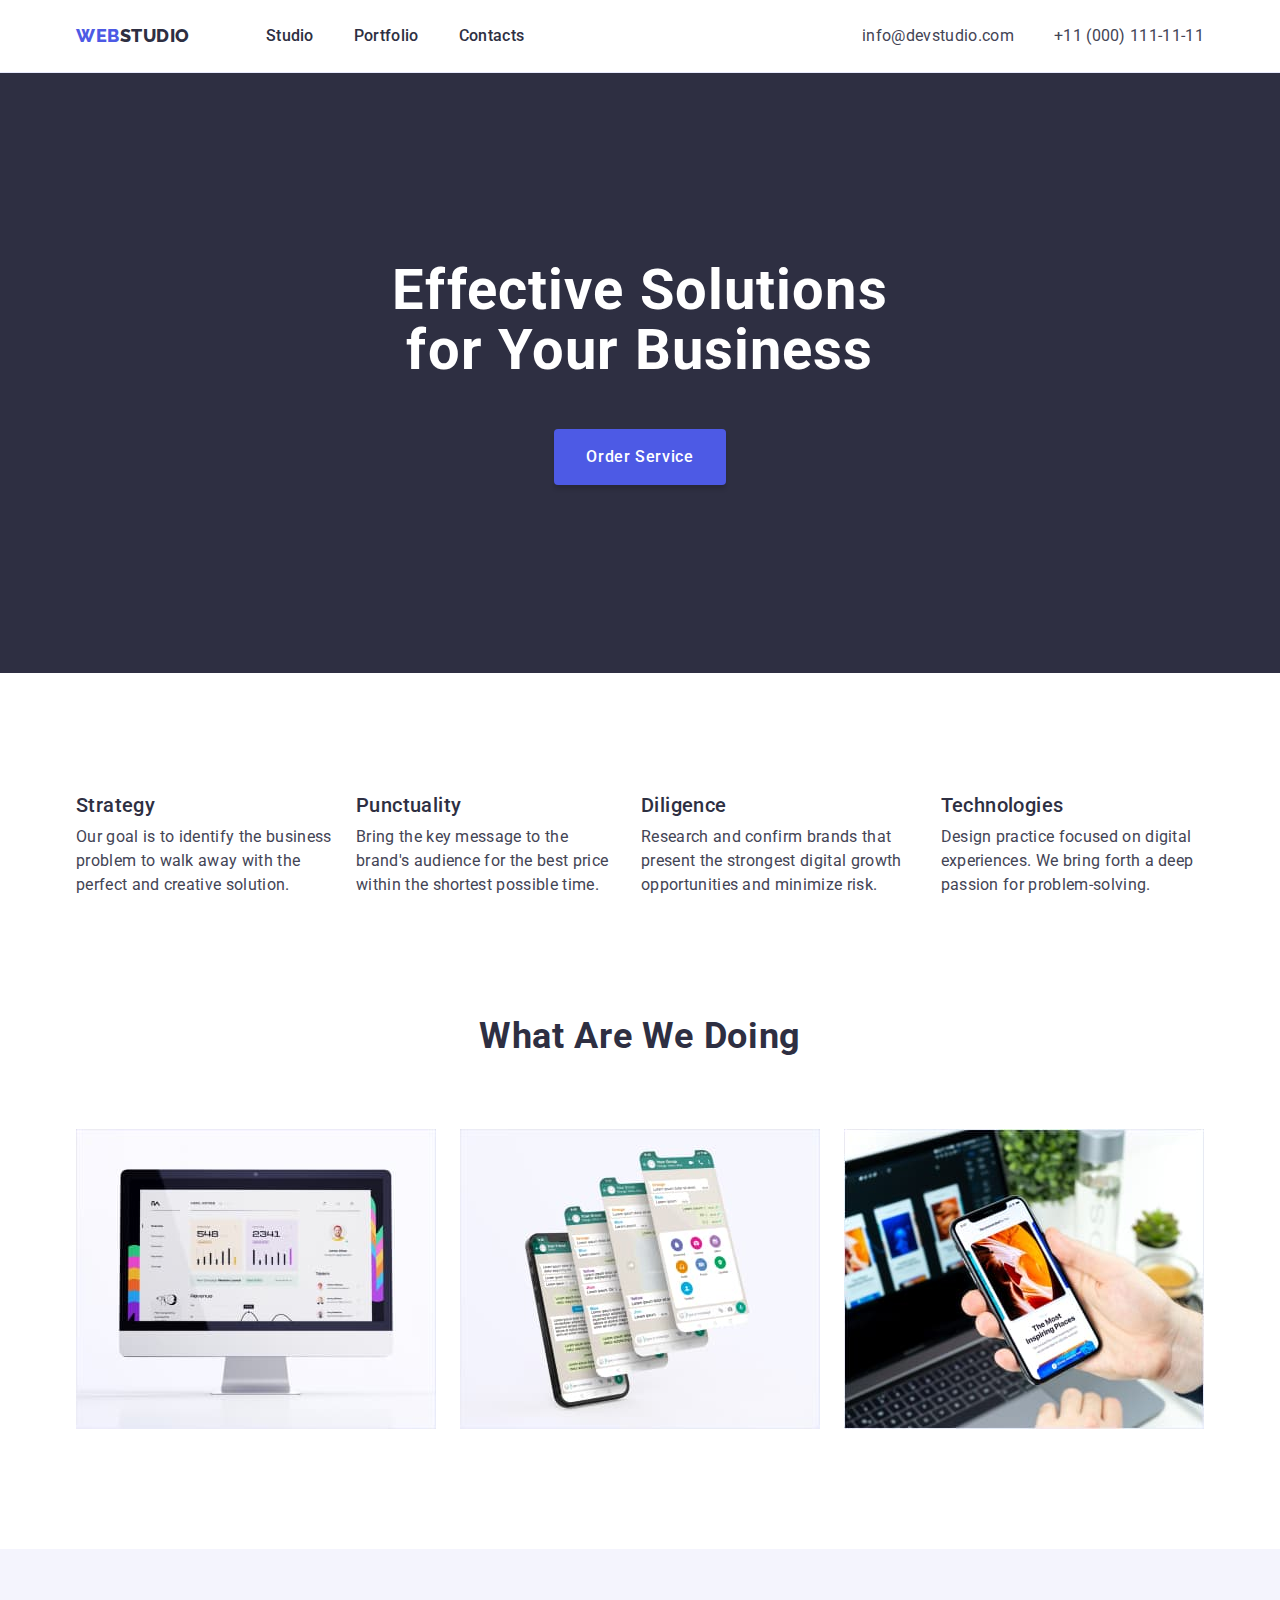
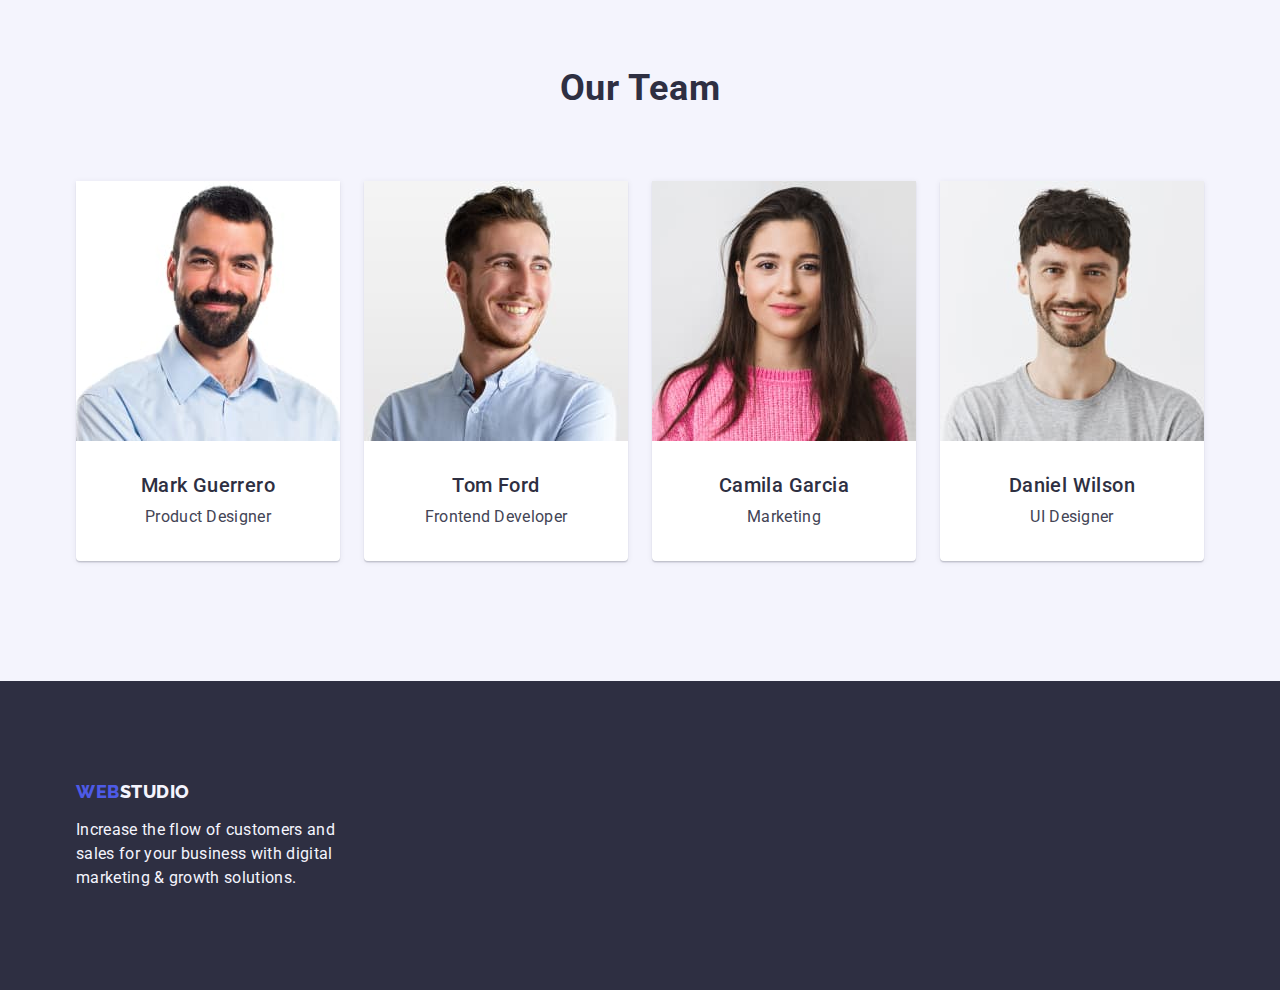
<file: index.html>
<!DOCTYPE html>
<html lang="en">

<head>
   <meta charset="UTF-8">
   <meta http-equiv="X-UA-Compatible" content="IE=edge">
   <meta name="viewport" content="width=device-width, initial-scale=1.0">
   <title>Main Page</title>
   <link rel="preconnect" href="https://fonts.googleapis.com">
   <link rel="preconnect" href="https://fonts.gstatic.com" crossorigin>
   <link
      href="https://fonts.googleapis.com/css2?family=Raleway:wght@800&family=Roboto:wght@400;500;700;900&display=swap"
      rel="stylesheet">
   <link rel="stylesheet" href="./css/modern-normalize.min.css">
   <link rel="stylesheet" href="./css/styles.css">
</head>

<body>
   <header class="page-header">
      <div class="header-container container">
         <nav class="navigation">
            <a class="logo header-logo link" href="./index.html">Web<span class="logo-part-header">Studio</span></a>
            <ul class="nav-list list">
               <li><a class="nav-link link" href="./index.html">Studio</a></li>
               <li><a class="nav-link link" href="./portfolio.html">Portfolio</a></li>
               <li><a class="nav-link link" href="">Contacts</a></li>
            </ul>
         </nav>
         <address class="mail-tel">
            <ul class="contacts list">
               <li><a class="mail-tel-link link" href="mailto:info@devstudio.com">info@devstudio.com</a></li>
               <li><a class="mail-tel-link link" href="tel:+110001111111">+11 (000) 111-11-11</a></li>
            </ul>
         </address>
      </div>
   </header>
   <main>
      <!-- Hero -->
      <section class="hero section">
         <div class="container">
            <h1 class="hero-title">Effective Solutions for Your Business</h1>
            <button type="button" class="hero-btn">Order Service</button>
         </div>
      </section>
      <!-- Features -->
      <section class="features section">
         <div class="container">
            <h2 class="visually-hidden">Our features</h2>
            <ul class="features-list list">
               <li class="features-item">
                  <h3 class="features-title title">Strategy</h3>
                  <p class="features-text">Our goal is to identify the business problem to walk away with the perfect
                     and creative solution.</p>
               </li>
               <li class="features-item">
                  <h3 class="features-title title">Punctuality</h3>
                  <p class="features-text">Bring the key message to the brand's audience for the best price within the
                     shortest possible time.
                  </p>
               </li>
               <li class="features-item">
                  <h3 class="features-title title">Diligence</h3>
                  <p class="features-text">Research and confirm brands that present the strongest digital growth
                     opportunities and minimize risk.
                  </p>
               </li>
               <li class="features-item">
                  <h3 class="features-title title">Technologies</h3>
                  <p class="features-text">Design practice focused on digital experiences. We bring forth a deep passion
                     for problem-solving.</p>
               </li>
            </ul>
         </div>
      </section>
      <!-- Work -->
      <section class="work section">
         <div class="container">
            <h2 class="section-title">What are we doing</h2>
            <ul class="work-list list">
               <li class="work-list-item"><img class="work-list-img" src="./images/work/computer.jpg" alt="Computer with opened program"
                     width="360" height="300">
               </li>
               <li class="work-list-item"><img class="work-list-img" src="./images/work/phone.jpg" alt="Phone with program layers" width="360"
                     height="300"></li>
               <li class="work-list-item"><img class="work-list-img" src="./images/work/laptop.jpg"
                     alt="The developer compares the design between the phone and the laptop" width="360" height="300">
               </li>
            </ul>
         </div>
      </section>
      <!-- Team -->
      <section class="team section">
         <div class="container">
            <h2 class="section-title">Our Team</h2>
            <ul class="team-list list">
               <li class="team-card">
                  <img class="team-img" src="./images/team/mark-guerrero.jpg" alt="Mark Guerrero's foto" width="264"
                     height="260">
                  <div class="team-container">
                     <h3 class="team-title title">Mark Guerrero</h3>
                     <p class="team-descr">Product Designer</p>
                  </div>
               </li>
               <li class="team-card">
                  <img class="team-img" src="./images/team/tom-ford.jpg" alt="Tom Ford's foto" width="264" height="260">
                  <div class="team-container">
                     <h3 class="team-title title">Tom Ford</h3>
                     <p class="team-descr">Frontend Developer</p>
                  </div>
               </li>
               <li class="team-card">
                  <img class="team-img" src="./images/team/camila-garcia.jpg" alt="Camila Garcia's foto" width="264"
                     height="260">
                  <div class="team-container">
                     <h3 class="team-title title">Camila Garcia</h3>
                     <p class="team-descr">Marketing</p>
                  </div>
               </li>
               <li class="team-card">
                  <img class="team-img" src="./images/team/daniel-wilson.jpg" alt="Daniel Wilson's foto" width="264"
                     height="260">
                  <div class="team-container">
                     <h3 class="team-title title">Daniel Wilson</h3>
                     <p class="team-descr">UI Designer</p>
                  </div>
               </li>
            </ul>
         </div>
      </section>
   </main>
   <footer class="footer-section">
      <div class="container">
         <a class="logo footer-logo link" href="./index.html">Web<span class="logo-part-footer">Studio</span></a>
         <p class="footer-text">Increase the flow of customers and sales for your business with digital marketing &
            growth solutions.</p>
      </div>

   </footer>
</body>

</html>
</file>
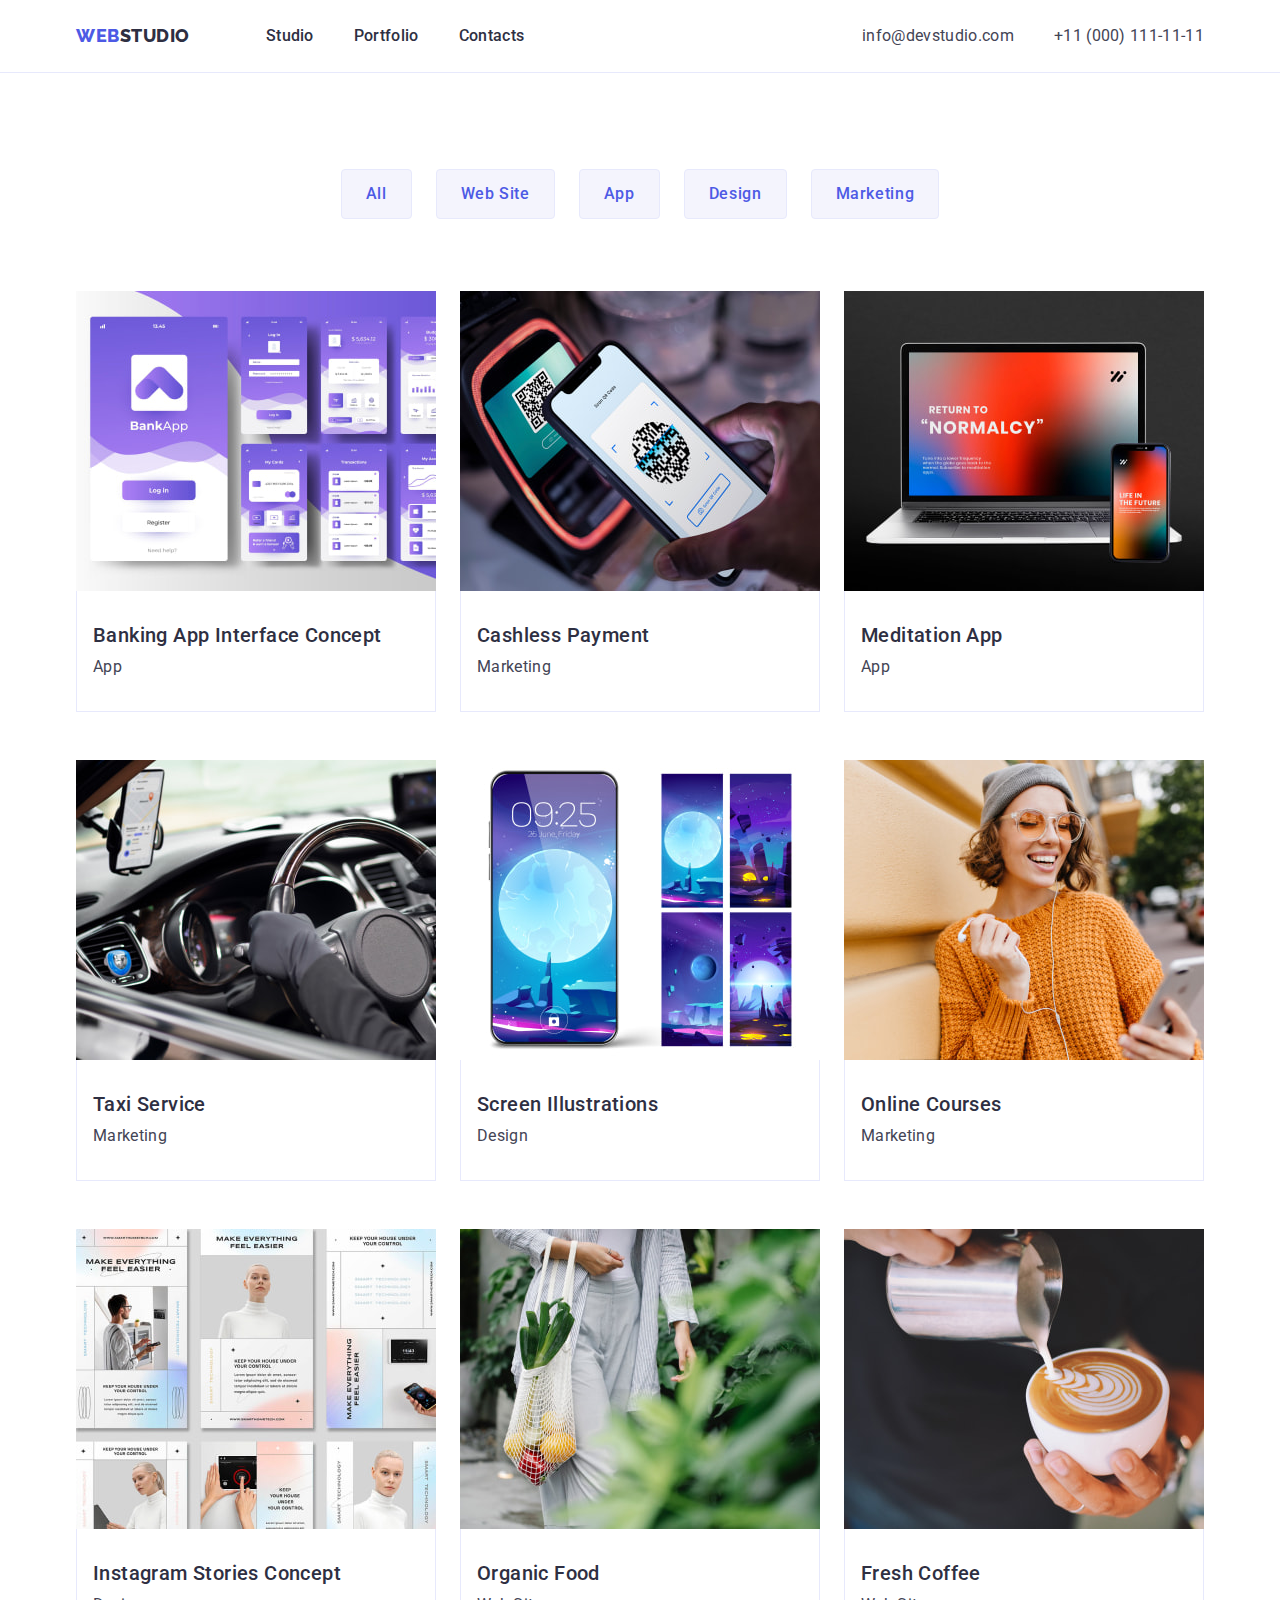
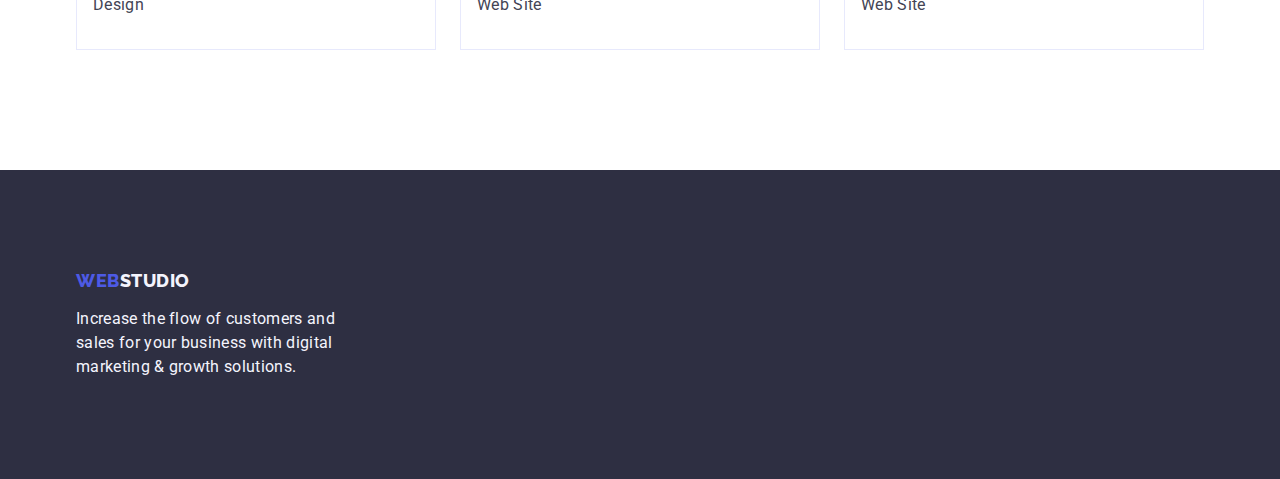
<file: portfolio.html>
<!DOCTYPE html>
<html lang="en">

<head>
   <meta charset="UTF-8">
   <meta http-equiv="X-UA-Compatible" content="IE=edge">
   <meta name="viewport" content="width=device-width, initial-scale=1.0">
   <title>Portfolio</title>
   <link rel="preconnect" href="https://fonts.googleapis.com">
   <link rel="preconnect" href="https://fonts.gstatic.com" crossorigin>
   <link
      href="https://fonts.googleapis.com/css2?family=Raleway:wght@800&family=Roboto:wght@400;500;700;900&display=swap"
      rel="stylesheet">
   <link rel="stylesheet" href="./css/modern-normalize.min.css">
   <link rel="stylesheet" href="./css/styles.css">
</head>

<body>
   <header class="page-header">
      <div class="header-container container">
         <nav class="navigation">
            <a class="logo header-logo link" href="./index.html">Web<span class="logo-part-header">Studio</span></a>
            <ul class="nav-list list">
               <li><a class="nav-link link" href="./index.html">Studio</a></li>
               <li><a class="nav-link link" href="./portfolio.html">Portfolio</a></li>
               <li><a class="nav-link link" href="">Contacts</a></li>
            </ul>
         </nav>
         <address class="mail-tel">
            <ul class="contacts list">
               <li><a class="mail-tel-link link" href="mailto:info@devstudio.com">info@devstudio.com</a></li>
               <li><a class="mail-tel-link link" href="tel:+110001111111">+11 (000) 111-11-11</a></li>
            </ul>
         </address>
      </div>

   </header>
   <main>
      <section class="projects section">
         <div class="projects-container container">
            <h1 class="visually-hidden">Portfolio</h1>
            <!-- Filter -->
            <ul class="filter-list list">
               <li><button type="button" class="filter-btn">All</button></li>
               <li><button type="button" class="filter-btn">Web Site</button></li>
               <li><button type="button" class="filter-btn">App</button></li>
               <li><button type="button" class="filter-btn">Design</button></li>
               <li><button type="button" class="filter-btn">Marketing</button></li>
            </ul>
            <!-- Projects -->
            <ul class="project-list list">
               <li class="project-item">
                  <a class="link" href="">
                     <img src="./images/projects/img-1.jpg" alt="Banking App Interface Concept" width="360" height="300"
                        class="project-foto">
                     <div class="project-container">
                        <h2 class="project-title title">Banking App Interface Concept</h2>
                        <p class="project-discr">App</p>
                     </div>
                  </a>
               </li>
               <li class="project-item">
                  <a class="link" href="">
                     <img src="./images/projects/img-2.jpg" alt="Cashless Payment" width="360" height="300"
                        class="project-foto">
                     <div class="project-container">
                        <h2 class="project-title title">Cashless Payment</h2>
                        <p class="project-discr">Marketing</p>
                     </div>
                  </a>
               </li>
               <li class="project-item">
                  <a class="link" href="">
                     <img src="./images/projects/img-3.jpg" alt="Meditation App" width="360" height="300"
                        class="project-foto">
                     <div class="project-container">
                        <h2 class="project-title title">Meditation App</h2>
                        <p class="project-discr">App</p>
                     </div>
                  </a>
               </li>
               <li class="project-item">
                  <a class="link" href="">
                     <img src="./images/projects/img-4.jpg" alt="Taxi Service" width="360" height="300"
                        class="project-foto">
                     <div class="project-container">
                        <h2 class="project-title title">Taxi Service</h2>
                        <p class="project-discr">Marketing</p>
                     </div>
                  </a>
               </li>
               <li class="project-item">
                  <a class="link" href="">
                     <img src="./images/projects/img-5.jpg" alt="Screen Illustrations" width="360" height="300"
                        class="project-foto">
                     <div class="project-container">
                        <h2 class="project-title title">Screen Illustrations</h2>
                        <p class="project-discr">Design</p>
                     </div>
                  </a>
               </li>
               <li class="project-item">
                  <a class="link" href="">
                     <img src="./images/projects/img-6.jpg" alt="Online Courses" width="360" height="300"
                        class="project-foto">
                     <div class="project-container">
                        <h2 class="project-title title">Online Courses</h2>
                        <p class="project-discr">Marketing</p>
                     </div>
                  </a>
               </li>
               <li class="project-item">
                  <a class="link" href="">
                     <img src="./images/projects/img-7.jpg" alt="Instagram Stories Concept" width="360" height="300"
                        class="project-foto">
                     <div class="project-container">
                        <h2 class="project-title title">Instagram Stories Concept</h2>
                        <p class="project-discr">Design</p>
                     </div>
                  </a>
               </li>
               <li class="project-item">
                  <a class="link" href="">
                     <img src="./images/projects/img-8.jpg" alt="Organic Food" width="360" height="300"
                        class="project-foto">
                     <div class="project-container">
                        <h2 class="project-title title">Organic Food</h2>
                        <p class="project-discr">Web Site</p>
                     </div>
                  </a>
               </li>
               <li class="project-item">
                  <a class="link" href="">
                     <img src="./images/projects/img-9.jpg" alt="Fresh Coffee" width="360" height="300"
                        class="project-foto">
                     <div class="project-container">
                        <h2 class="project-title title">Fresh Coffee</h2>
                        <p class="project-discr">Web Site</p>
                     </div>
                  </a>
               </li>
            </ul>
         </div>
      </section>
   </main>
   <!-- Footer -->
   <footer class="footer-section">
      <div class="container">
         <a class="logo footer-logo link" href="./index.html">Web<span class="logo-part-footer">Studio</span></a>
         <p class="footer-text">Increase the flow of customers and sales for your business with digital marketing &
            growth
            solutions.</p>
      </div>
   </footer>
</body>

</html>
</file>
<file: css/styles.css>
/* Variables */

:root {
--main-font: 'Roboto', sans-serif;
--secondary-font: 'Raleway', sans-serif;

  --primary-brand-color: #4d5ae5;
  --pressed-state-color: #404bbf;
  --secondary-color: #2e2f42;
  --third-color: #ffffff;
  --success-color: #31d0aa;

  --primary-text: #434455;
  --accent-color: #e7e9fc;
  --light-color: #f4f4fd;

  --hero-btn-shadow: 0px 4px 4px rgba(0, 0, 0, 0.15);
  --team-card-shadow: 0px 1px 6px rgba(46, 47, 66, 0.08),
0px 1px 1px rgba(46, 47, 66, 0.16), 0px 2px 1px rgba(46, 47, 66, 0.08);
  

}

/* Styles reset */

h1,
h2,
h3,
h4,
h5,
h6,
p,
ul {
  margin: 0;
  padding: 0;
}
.list {
  list-style: none;
}
.link {
  text-decoration: none;
}

/* Titles */

.visually-hidden {
  position: absolute;
  width: 1px;
  height: 1px;
  margin: -1px;
  border: 0;
  padding: 0;

  white-space: nowrap;
  clip-path: inset(100%);
  clip: rect(0 0 0 0);
  overflow: hidden;
}
.title {
  font-weight: 500;
  font-size: 20px;
  line-height: 1.2;
  letter-spacing: 0.02em;
  color: var(--secondary-color);
}
.section-title {
  font-size: 36px;
  line-height: 1.11;
  letter-spacing: 0.02em;
  text-align: center;
  text-transform: capitalize;
  color: var(--secondary-color);
}

/* Body */

body {
  font-family: var(--main-font);
  font-weight: 400;
  font-size: 16px;
  line-height: 1.5;
  letter-spacing: 0.02em;
  color: var(--primary-text);
  background-color: var(--third-color);
}
.container {
  max-width: 1158px;
  padding-left: 15px;
  padding-right: 15px;
  margin: 0 auto;
}
.section {
  padding-top: 120px;
  padding-bottom: 120px;
}
.features-list,
.work-list,
.team-list,
.filter-list {
  display: flex;
  gap: 24px;
}
.contacts,
.nav-list {
  display: flex;
  gap: 40px;
}
.work-list-img,
.team-img,
.project-foto {
  display: block;
  max-width: 100%;
  height: auto
}

/* Header */

.page-header {
  border-bottom: 1px solid var(--accent-color);
}
.header-container,
.navigation {
  display: flex;
  align-items: center;
}
.logo {
  font-family: var(--secondary-font);
  font-weight: 800;
  font-size: 18px;
  line-height: 1.17;
  letter-spacing: 0.03em;
  text-transform: uppercase;
  color: var(--primary-brand-color);
}
.header-logo {
  margin-right: 76px;
}
.logo-part-header {
  color: var(--secondary-color);
}
.nav-link {
  display: block;
  padding: 24px 0;

  font-weight: 500;
  color: var(--secondary-color);
}
.mail-tel {
  margin-left: auto;

  font-style: normal;
}
.mail-tel-link {
  display: block;
  padding: 24px 0;

  color: inherit;
}
.nav-link:hover,
.nav-link:focus,
.mail-tel-link:hover,
.mail-tel-link:focus {
  color: var(--pressed-state-color);
}

/* Hero */

.hero {
  background-color: var(--secondary-color);
}
.hero-title {
  text-align: center;
  margin-right: auto;
  margin-left: auto;
  margin-bottom: 48px;
  max-width: 496px;

  font-size: 56px;
  line-height: 1.07;
  letter-spacing: 0.02em;
  color: var(--third-color);
}
.hero-btn {
  display: block;
  min-width: 169px;
  margin-left: auto;
  margin-right: auto;
  padding: 16px 32px;
  box-shadow: var(--hero-btn-shadow);
  border-radius: 4px;
  border: none;

  font-family: inherit;
  font-weight: 500;
  font-size: 16px;
  line-height: 1.5;
  letter-spacing: 0.04em;
  cursor: pointer;
  color: var(--third-color);
  background-color: var(--primary-brand-color);
}
.hero.section {
  padding-top: 188px;
  padding-bottom: 188px;
}
.hero-btn:hover,
.hero-btn:focus {
  background-color: var(--pressed-state-color);
}

/* Features */

.features-item {
  width: calc((100%-72px) / 4);
}
.features-title {
  margin-bottom: 8px;
}

/* Work */

.work.section {
  padding-top: 0;
}
.section-title {
  margin-bottom: 72px;
}
.work-list-item {
  width: calc((100%-48px) / 3);
}

/* Team */

.team {
  background-color: var(--light-color);
}
.team-card {
  width: calc((100%-72px) / 4);
  box-shadow: var(--team-card-shadow);
  border-radius: 0px 0px 4px 4px;
  background-color: var(--third-color);
}
.team-container {
  padding: 32px 16px;
  text-align: center;
  border-radius: 0px 0px 4px 4px;
}
.team-title {
  margin-bottom: 8px;
}

/* Footer */

.footer-section {
  padding-top: 100px;
  padding-bottom: 100px;

  background-color: var(--secondary-color);
  color: var(--light-color);
}
.logo-part-footer {
  color: var(--light-color);
}
.footer-logo {
  display: inline-block;
  margin-bottom: 16px;
}
.footer-text {
  max-width: 264px;
}

/* --------------------------------
   Portfolio
   -------------------------------- */

.projects.section {
  padding-top: 96px;
}

/* Filter */

.filter-btn {
  padding: 12px 24px;

  font-family: inherit;
  font-weight: 500;
  font-size: 16px;
  line-height: 1.5;
  letter-spacing: 0.04em;
  cursor: pointer;
  color: var(--primary-brand-color);
  background: var(--light-color);
  border: 1px solid var(--accent-color);
  border-radius: 4px;
}
.filter-btn:hover,
.filter-btn:focus {
  color: var(--third-color);
  background-color: var(--pressed-state-color);
  border: 1px solid transparent;
}
.filter-list {
  margin-bottom: 72px;
  justify-content: center;
}

/* Projects */

.project-list {
  display: flex;
  flex-wrap: wrap;
  column-gap: 24px;
  row-gap: 48px;
}
.project-item {
  max-width: calc((100%-48px) / 3);
}
.project-container {
  padding: 32px 16px;
  border: 1px solid var(--accent-color);
  border-top: none;
}
.project-title {
  margin-bottom: 8px;
}
.project-discr {
  font-size: 16px;
  line-height: 1.5;
  letter-spacing: 0.02em;
  color: var(--primary-text);
}
</file>
